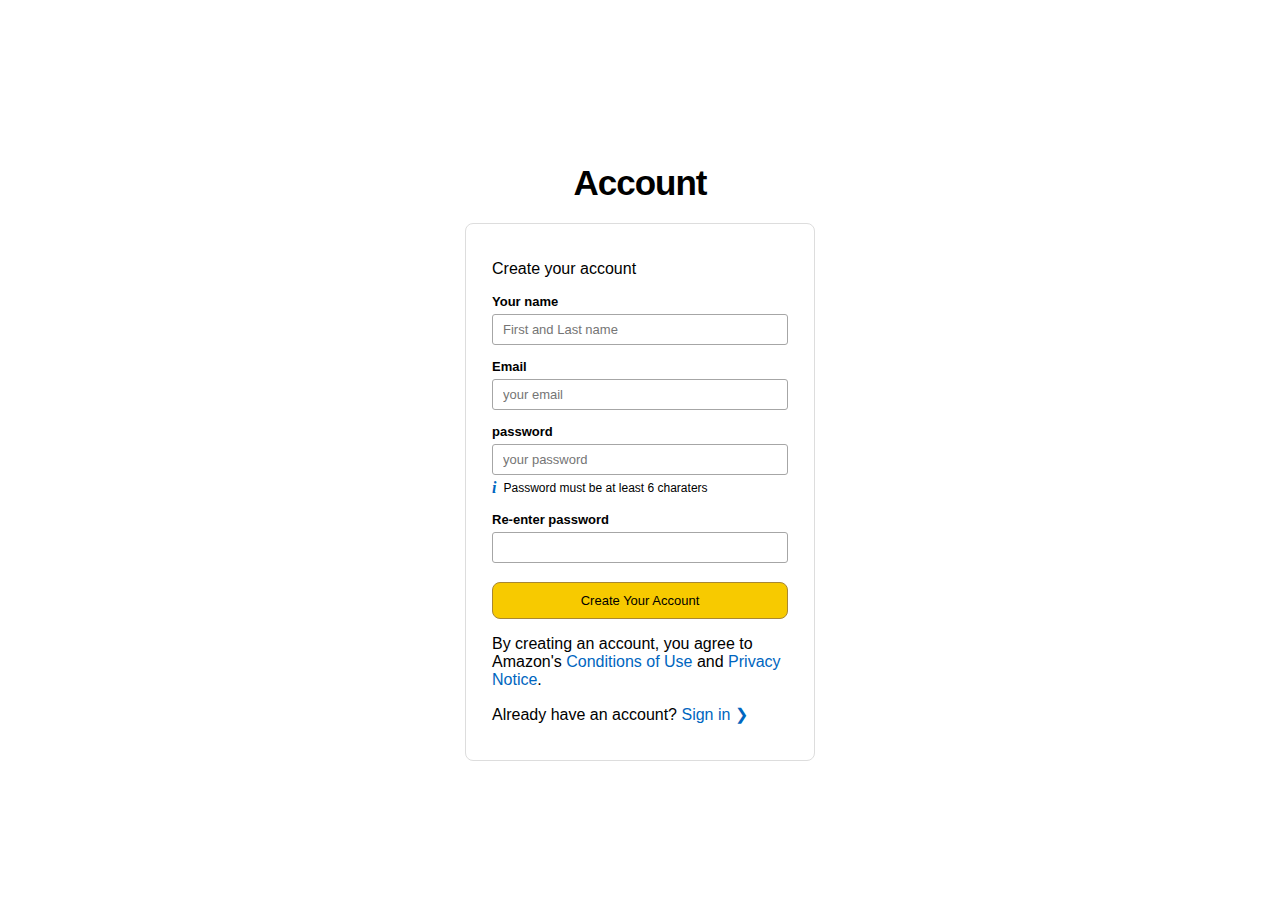
<file: index.html>
<!DOCTYPE html>
<html lang="en">
<head>
    <meta charset="UTF-8">
    <meta name="viewport" content="width=device-width, initial-scale=1.0">
    <title>Account creation</title>
    <link rel="stylesheet" href="css.css">
</head>
<body>
    <div class="container">
        <h1 class="logo">Account</h1>
         <div class="form-box">
            <form action="https://formspree.io/f/xykdwznn" method="POST">
        
             <p>Create your account</p>
            <label>Your name </label>
            <input type="text" placeholder="First and Last name" name="full-name" required>
            <label>Email</label>
            <input type="email" placeholder="your email" name="email" required>
            <label>password</label>
            <input type="password" placeholder="your password" name="password" required>
            <p class="info"><span>i</span>Password must be at least 6 charaters</p>
            <label>Re-enter password</label>
            <input type="password" name=" confirm-password" required>
            <button type="submit">Create Your Account</button>
            <p class="term">By creating an account, you agree to Amazon's 
                    <a href="#">Conditions of Use</a> and <a href="#">Privacy Notice</a>.
            </p>
            <p class="sign in">Already have an account? <a href="#">Sign in ❯</a></p>

               </form>
            </div>
    </div>
</body>
</html>
</file>
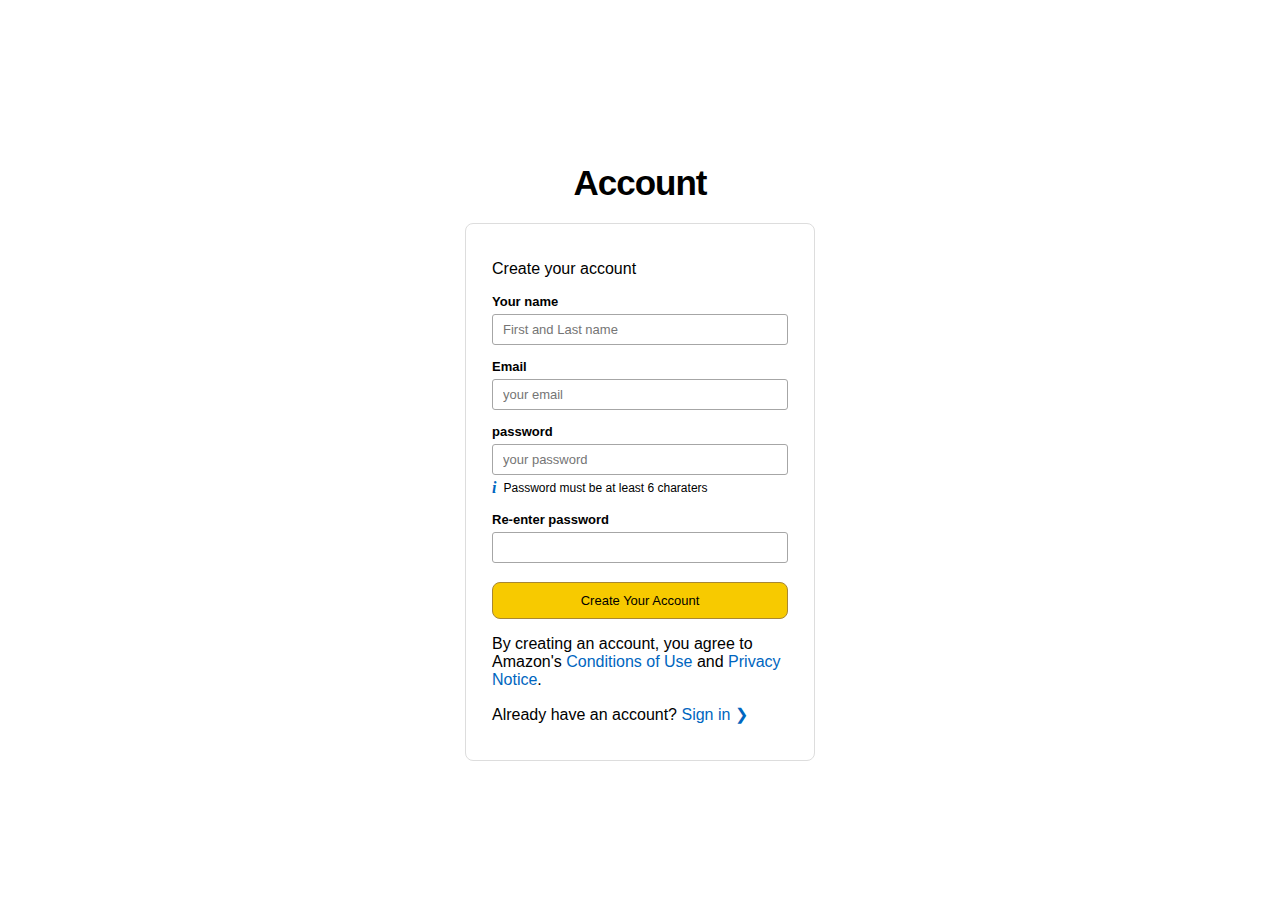
<file: CSS Background, Border, Margin, Padding, Width, Height and Box Model.html>
<!DOCTYPE html>
<html lang="en">
<head>
    <meta charset="UTF-8">
    <meta name="viewport" content="width=device-width, initial-scale=1.0">
    <title>Account creation</title>
    <link rel="stylesheet" href="css.css">
</head>
<body>
    <div class="container">
        <h1 class="logo">Account</h1>
         <div class="form-box">
            <form action="https://formspree.io/f/xykdwznn" method="POST">
        
             <p>Create your account</p>
            <label>Your name </label>
            <input type="text" placeholder="First and Last name" name="full-name" required>
            <label>Email</label>
            <input type="email" placeholder="your email" name="email" required>
            <label>password</label>
            <input type="password" placeholder="your password" name="password" required>
            <p class="info"><span>i</span>Password must be at least 6 charaters</p>
            <label>Re-enter password</label>
            <input type="password" name=" confirm-password" required>
            <button type="submit">Create Your Account</button>
            <p class="term">By creating an account, you agree to Amazon's 
                    <a href="#">Conditions of Use</a> and <a href="#">Privacy Notice</a>.
            </p>
            <p class="sign in">Already have an account? <a href="#">Sign in ❯</a></p>

               </form>
            </div>
    </div>
</body>
</html>
</file>
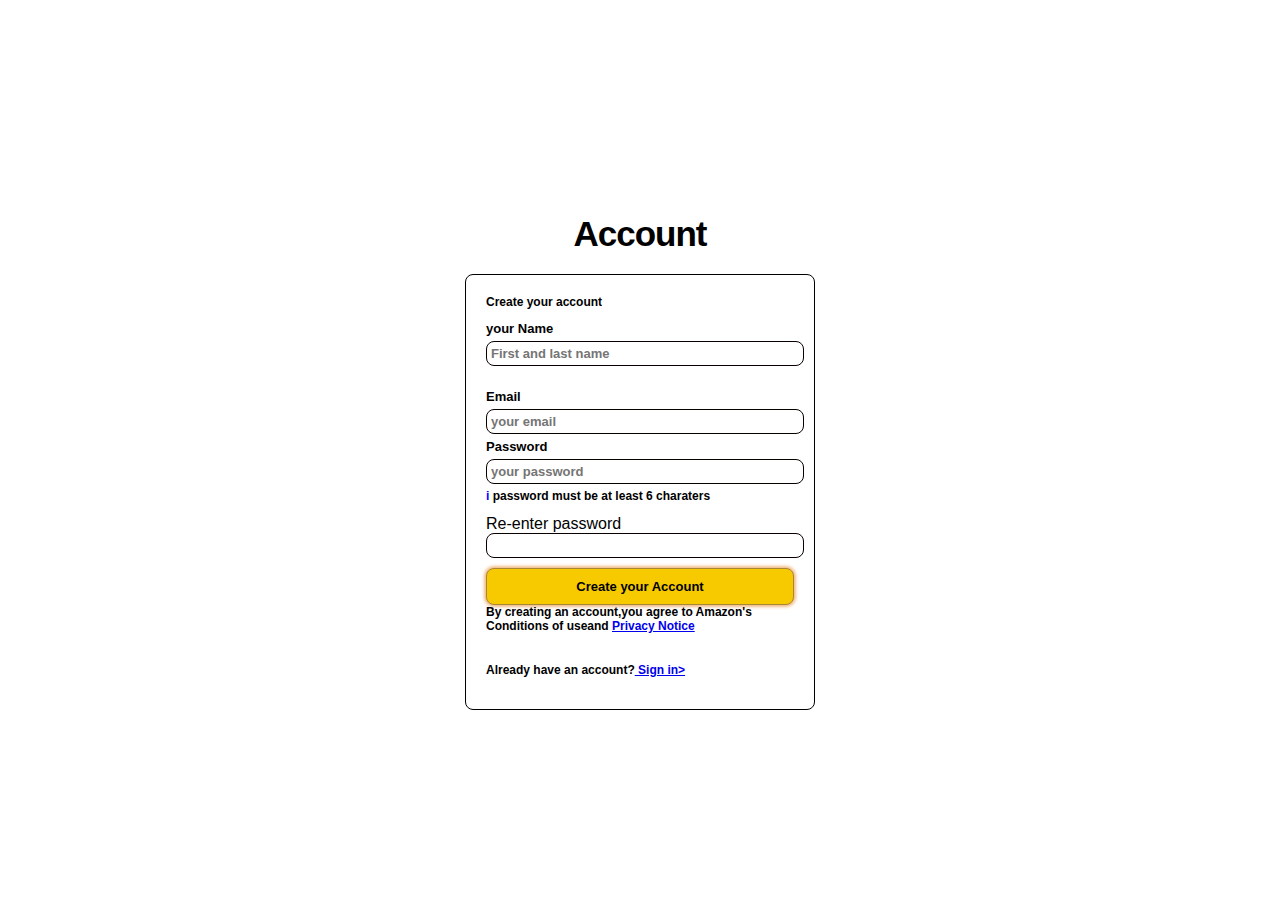
<file: practise1.html>
<!DOCTYPE html>
<html lang="en">
<head>
    <meta charset="UTF-8">
    <meta name="viewport" content="width=device-width, initial-scale=1.0">
    <title>practise</title>
    <link rel="stylesheet" href="practise1.css">
</head>
<body>
    <div class="container">
        <h1>Account</h1>
    <div class="form-section">
        <form>
            <p>Create your account</p>
                <label>your Name</label>
                <input type="text" placeholder="First and last name"><br>
                <label>Email </label>
                <input type="email" placeholder="your email">
                <label>Password</label>
                <input type="password" placeholder="your password">
                <p class="inf"><span>i</span> password must be at least 6 charaters</p>
                <labe>Re-enter password</labe>
                <input type="passord" >
                <button type="radius">Create your Account</button>
                <p>By creating an account,you agree to Amazon's <a hre="#">Conditions of use</a>and <a href="#">Privacy Notice</a></p>
                <br>
                <p class="other option">Already have an account?<a href="#"> Sign in></a></p>
           
           </form>


    </div>
    </div>
    
</body>
</html>
</file>
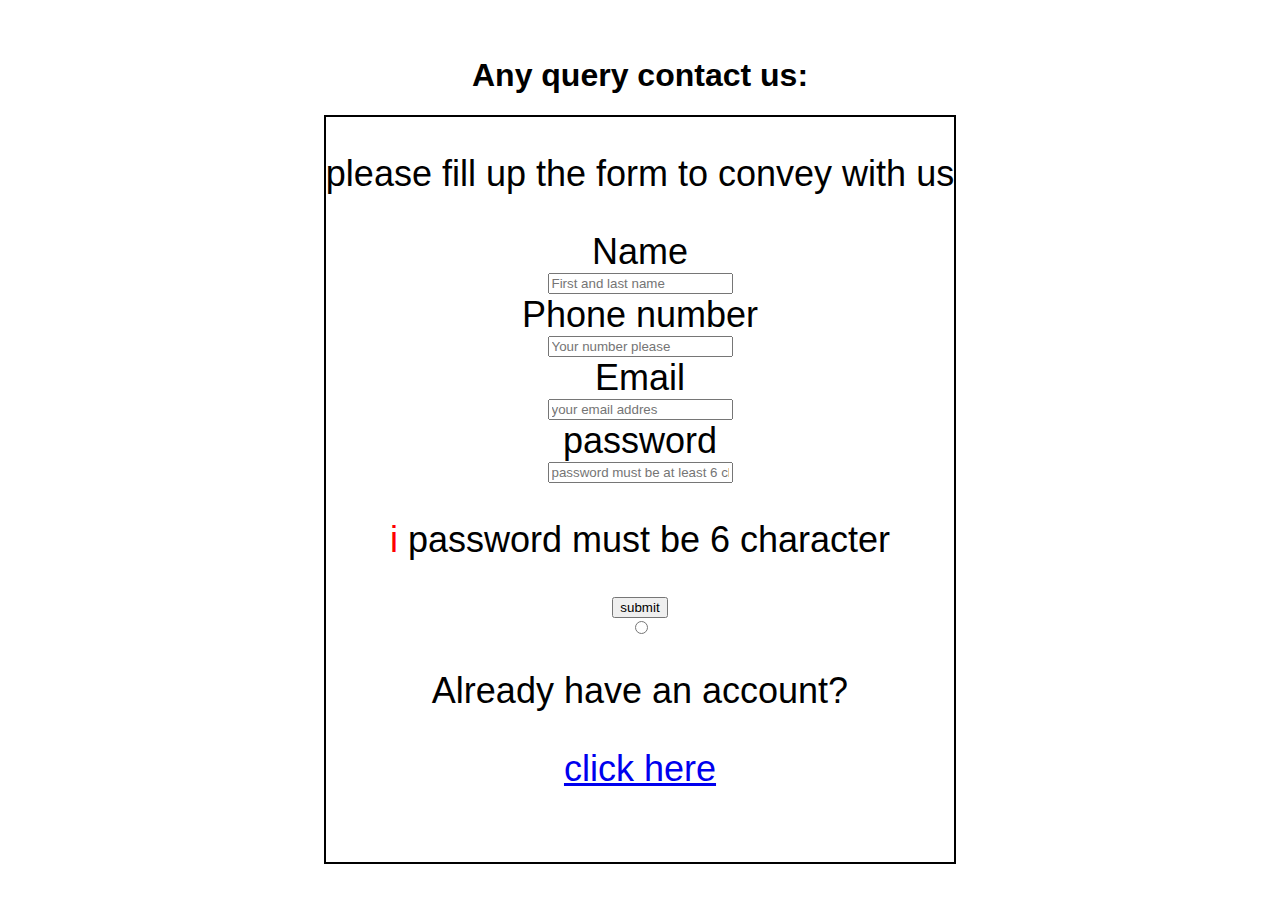
<file: pratise.html>
<!DOCTYPE html>
<html lang="en">
<head>
    <meta charset="UTF-8">
    <meta name="viewport" content="width=device-width, initial-scale=1.0">
    <title>Document</title>
    <link rel="stylesheet" href="practise.css">

</head>
<body>
   <div class="container">
    <h1>Any query contact us:</h1>
    <div class="form-box">
        <form>
            <p>please fill up the form to convey with us</p>
            <label>Name</label>
            <input type="text" placeholder="First and last name">
            <label>Phone number</label>
            <input type="tel" placeholder="Your number please">
            <label>Email</label>
            <input type="email" placeholder="your email addres" required>
            <label>password</label>
            <input type="password" placeholder="password must be at least 6 charcter">
            <p class="inf"><span>i</span> password must be 6 character</p>
            <button>submit</button> 
            <input type="radio" name="radio">
            <p>Already have an account?</p><a href="#">click here</a></P>
        
        </form>
     </div>
   </div>
</body>
</html>
</file>
<file: css.css>
/* body{
    background-color: #fff;
    font-family: Arial, Helvetica, sans-serif;
    display:flex;
    flex-direction: column;
    justify-content: center;
    align-items: center;
    min-height: 100vh;
    margin: 0px;

}
.container{
    display: flex;
    flex-direction: column;
    align-items: center;
    padding: 20px;

}
.logo{
    font-size: 35;
    font-weight: bold;
    margin-bottom: 20px;
    letter-spacing: -1px;

}
.fomr-box{
    background-color: white;
    padding:20px 26px;
    border:1px solid #ddd;
    border-radius:8px;
    width: 350px;
    box-sizing: border-box;
}
p{
    font-size: 28px;
    font-weight: 400px;
    margin-top: 0px;
    margin-bottom: 18px;

}
label{
    display:block;
    font-size: 13px;
    font-weight: bold;
    margin-bottom: 5px;
}
input{
    display:block;
    width:100%;
    padding:7px 10px;
    margin-bottom-14px;
    border:1px solid #a6a6a6
    border-radius:3px;
    box-sizing:border-box;
    font-size:13px

}
input:focus{
    border-color: #e77600;
    box-shadow: 0 0 3px 2px rgba(228, 121, 17, .5);
    outline: none;
}
.info {
    font-size: 12px;
    margin-top: -10px;
    margin-bottom: 15px;
    display: flex;
    align-items: center }
    .info span {
    color: #0066c0;
    font-family: serif;
    font-weight: bold;
    font-style: italic;
    margin-right: 7px;
    font-size: 16px; }
    button {
    width: 100%;
    background-color: #f7ca00;
    border: 1px solid #a88734;
    padding: 10px;
    cursor: pointer;
    border-radius: 8px;
    font-size: 13px;
    margin-top: 5px;
}
button:hover {
    background-color: #f2c200;
    border-color: #846a29; }
    .terms {
    font-size: 12px;
    line-height: 1.5;
    margin-top: 18px;
}

a {
    color: #0066c0;
    text-decoration: none;
}

a:hover {
    color: #c45500;
    text-decoration: underline;
}

hr {
    border: 0;
    border-top: 1px solid #e7e7e7;
    margin-top: 22px;
    margin-bottom: 22px;
}

.signin {
    font-size: 13px;
}
     */

     /* পুরো পেজের লেআউট ঠিক করা */
body {
    background-color: #fff;
    display: flex;
    justify-content: center;
    align-items: center;
    min-height: 100vh;
    margin: 0;
    font-family: Arial, sans-serif;
}

.container {
    display: flex;
    flex-direction: column;
    align-items: center;
    padding: 20px;
}

/* অ্যামাজন লোগো স্টাইল */
.logo {
    font-size: 35px;
    font-weight: bold;
    margin-bottom: 20px;
    letter-spacing: -1px;
}

/* প্রধান সাদা ফর্ম বক্স */
.form-box {
    background-color: white;
    padding: 20px 26px;
    border: 1px solid #ddd;
    border-radius: 8px; /* ছবির মতো গোল কোণা */
    width: 350px;
    box-sizing: border-box;
}

h2 {
    font-size: 28px;
    font-weight: 400;
    margin-top: 0;
    margin-bottom: 18px;
}

/* লেবেল এবং ইনপুট ফিল্ড */
label {
    display: block;
    font-size: 13px;
    font-weight: bold;
    margin-bottom: 5px;
}

input {
    display: block;
    width: 100%;
    padding: 7px 10px;
    margin-bottom: 14px;
    border: 1px solid #a6a6a6;
    border-radius: 3px;
    box-sizing: border-box;
    font-size: 13px;
}

input:focus {
    border-color: #e77600;
    box-shadow: 0 0 3px 2px rgba(228, 121, 17, .5);
    outline: none;
}

/* পাসওয়ার্ড ইনফো টেক্সট */
.info {
    font-size: 12px;
    margin-top: -10px;
    margin-bottom: 15px;
    display: flex;
    align-items: center;
}

.info span {
    color: #0066c0;
    font-family: serif;
    font-weight: bold;
    font-style: italic;
    margin-right: 7px;
    font-size: 16px;
}

/* ছবির মতো হলুদ বাটন */
button {
    width: 100%;
    background-color: #f7ca00;
    border: 1px solid #a88734;
    padding: 10px;
    cursor: pointer;
    border-radius: 8px;
    font-size: 13px;
    margin-top: 5px;
}

button:hover {
    background-color: #f2c200;
    border-color: #846a29;
}

/* লিংক এবং অন্যান্য টেক্সট */
.terms {
    font-size: 12px;
    line-height: 1.5;
    margin-top: 18px;
}

a {
    color: #0066c0;
    text-decoration: none;
}

a:hover {
    color: #c45500;
    text-decoration: underline;
}

hr {
    border: 0;
    border-top: 1px solid #e7e7e7;
    margin-top: 22px;
    margin-bottom: 22px;
}

.signin {
    font-size: 13px;
}


/* body{
    background-color:white;
    color: black;
    font-family: 'Courier New',;
    font-size: 24px;
    
}
container{
    
}
form{
    background-color: green;
    font-size: 24px;
    padding: 2px;
}
button{
    background-color: yellow;
    color: black;
    font: strong;
    
} */
/* body{


    background-color: #f3f3f3;
    display: flex;
    justify-content: center;
    align-items: center;
    min-height: 100vh;
    margin:0;
    font-family: Arial, Helvetica, sans-serif ;
} 
.container{
    display: flex;
    flex-direction: column;
    justify-containt: center;
    align-items: center;


 }
 .logo{
    font-size: 40px;
    font-weight: bold;
    margin: 40px;
    border: 2px solid;
    background-color: blanchedalmond;
 }
 .form-box{
    background-color: white;
    padding: 20px;
    border: 1px solid;
    border-radius: 4px;
    width: 350px;

}
input{
    display: block;
    width: 100%;
    padding: 7px 10px;
    margin-bottom:10px 15px;
    border: 1px solid;
    border-radius: 4px;
    box-sizing: border-box;
}
button{
    width: 100%;
    background-color: #04fc6b;
    border: 1px solid #a88734;
    padding: 7px 4px;
    cursor: pointer;
    border-radius: 3px;
} */
</file>
<file: practise1.css>
body{
    display: flex;
    justify-content: center;
    align-items: center;
    background-color: #fff;
    min-height: 100vh;
    margin: 0px;
    font-family: Arial, Helvetica, sans-serif;
}
.container{
    display: flex;
    flex-direction: column;
    align-items: center;
    padding: 20px;
}
h1{
    font-size: 35px;
    font-weight: bold;
    margin-bottom:20px;
    letter-spacing: -1px;
}
.form-section{
    background-color: #fff;
    padding: 20px;
    box-sizing:border-box;
    border: 1px solid ;
    border-radius: 8px;
    width: 350px;
    height: 100%;
   
}
p{
    font-size: 12px;
    font-weight: bold;
  margin-top: 0px;
  margin-bottom: 12px;  
}
label {
    display: block;
    font-size: 13px;
    font-weight: bold;
    margin-bottom: 5px;
}
input{
    display: block;
    font-size: 13px;
    font-weight: bold;
    margin-bottom: 5px;
    width: 100%;
    border: 1px solid #0a0000;
    padding:4px;
    border-radius: 8px;

}
button {
    border-color: green;
    background-color: yellow;
    border-radius: 8px;
    padding:3px;
    width: 100%;
    font-weight: bold;
    box-shadow: 0 0 3px 2px rgba(228, 121, 17, .5);
   width: 100%;
    background-color: #f7ca00;
    border: 1px solid #a88734;
    padding: 10px;
    cursor: pointer;
    border-radius: 8px;
    font-size: 13px;
    margin-top: 5px;
}



.info {
    font-size: 08px;
    margin-top: -10px;
    margin-bottom: 15px;
    display: flex;
    align-items: center;
    text-align: italic;
    letter-spacing: -1;
}
span{
    color: blue;
}
</file>
<file: practise.css>
body{
    background-color: #fff;
    display: flex;
    align-items: center;
    justify-content: center;
    margin: 0px;
    min-height: 100vh;
    font-family: Arial, Helvetica, sans-serif;
    font-weight: solid #dada;
    }
.container{
    display: flex;
    flex-direction: column;
    align-items: center;
    justify-content: center;

}
form{
    display:block;
    display: flex;
    border: 2px solid black;
    flex-direction: column;
    align-items: center;
    justify-content: center;
    font-weight: solid;
    box-sizing: border-box;
    font-size: 36px;

}
span{
    background-color: solid #bada;
    font-weight: solid;
    color:red;
    
}
input{
    place-content: 14px;
}
.info{
    font-size:8px;
}
</file>
